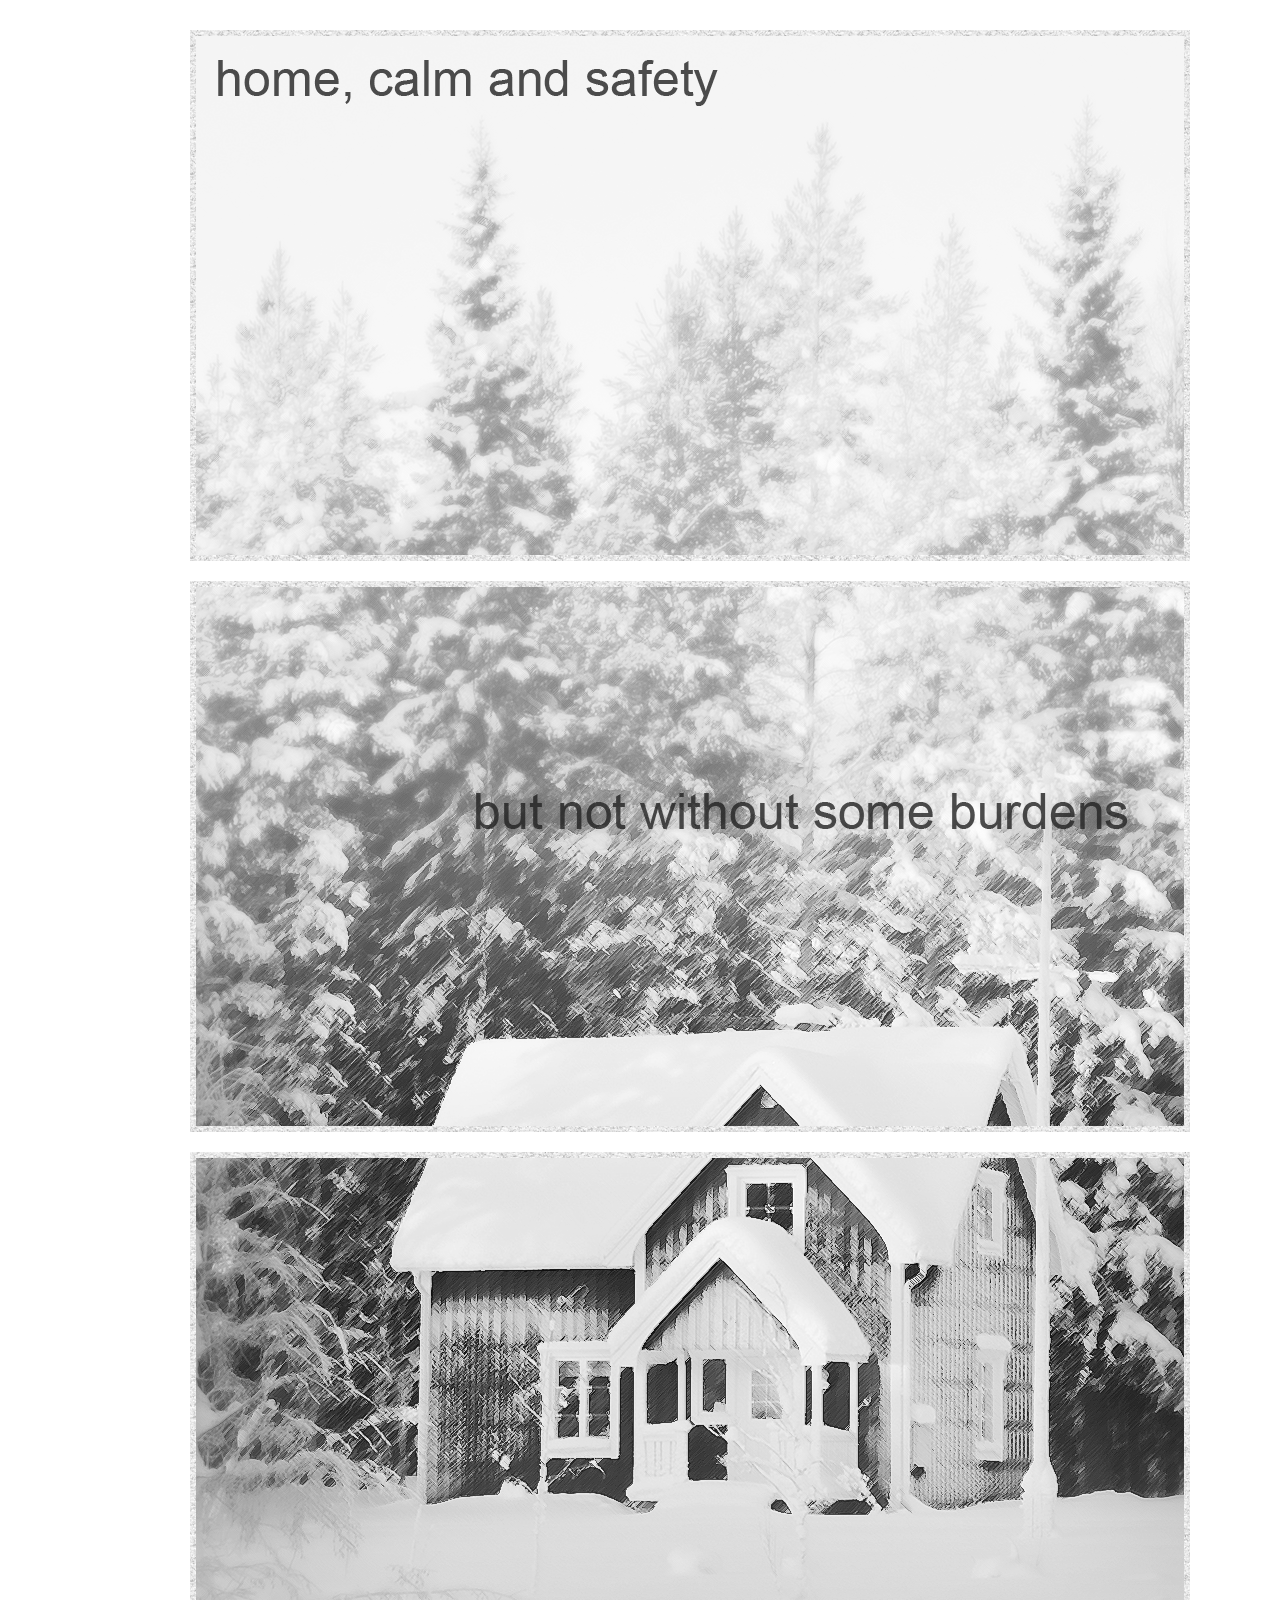
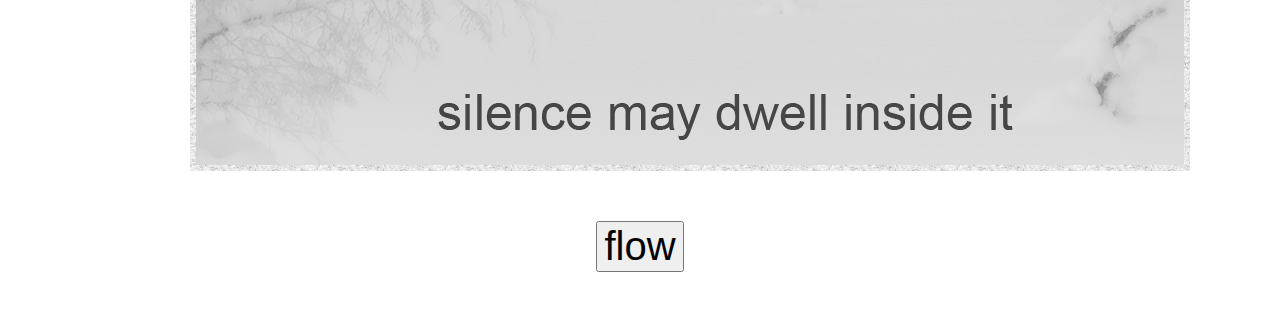
<file: haikul/haikul_book.html>
<html>
<head>
		<script src="jquery-3.4.1.js"></script>
</head>
<title>Haikul workbook</title>
<meta http-equiv="Content-Type" content="text/html; charset=utf-8">
<style>
	body {
		width: 1024px;
		margin: 0 auto;
	}
	div.page {
		margin-top: 30px;
	}
	div.haiku {
		margin: 0 auto;
		width: 900px;
		margin-bottom: 20px;
	}
	div.method {
		margin: 0 auto;
		width: 900px;
		margin-top: 10px;
		margin-bottom: 10px;
		font-size: 30px;
		display: none;
	}
	div.hidden {
		display: none;
	}
	div.flow {
		margin: 50 auto;
		text-align: center;
	}
	button {
		font-size: 30pt;
	}
</style>
</head>
<body bgcolor="#FFFFFF" leftmargin="0" topmargin="0" marginwidth="0" marginheight="0">

<div class="page" id="intro">
		<div class="haiku" id="intro_first">
				<img src="images/slice_haiku_1_01.png" width="1000" alt="">
		</div>
		<div class="method" id="intro_first">
			<img src="images/intro_text_01.png" width="1000" alt="">
		</div>
		<div class="haiku" id="intro_second">
				<img src="images/slice_haiku_1_02.png" width="1000" alt="">
		</div>
		<div class="method" id="intro_second">
				<img src="images/intro_text_02.png" width="1000" alt="">
		</div>
		<div class="haiku" id="intro_third">
				<img src="images/slice_haiku_1_03.png" width="1000" alt="">
		</div>
		<div class="method" id="intro_third">
				<img src="images/intro_text_03.png" width="1000" alt="">
		</div>
		<div class="flow">
				<button id="discover">flow</button>
		</div>
</div>
<div class="page hidden" id="discover">
		<div class="haiku" id="disc_first">
				<img src="images/slice_haiku_2_01.png" width="1000" alt="">
		</div>
		<div class="method" id="disc_first">
				<img src="images/disc_text_01.png" width="1000" alt="">
		</div>
		<div class="haiku" id="disc_second">
				<img src="images/slice_haiku_2_02.png" width="1000" alt="">
		</div>
		<div class="method" id="disc_second">
				<img src="images/disc_text_02.png" width="1000" alt="">
		</div>
		<div class="haiku" id="disc_third">
				<img src="images/slice_haiku_2_03.png" width="1000" alt="">
		</div>
		<div class="method" id="disc_third">
				<img src="images/disc_text_03.png" width="1000" alt="">
		</div>
		<div class="flow">
				<button id="define">flow</button>
		</div>
</div>
<div class="page hidden" id="define">
		<div class="haiku" id="def_first">
				<img src="images/slice_haiku_3_01.png" width="1000" alt="">
		</div>
		<div class="method" id="def_first">
				<img src="images/def_text_01.png" width="1000" alt="">
		</div>
		<div class="haiku" id="def_second">
				<img src="images/slice_haiku_3_02.png" width="1000" alt="">
		</div>
		<div class="method" id="def_second">
				<img src="images/def_text_02.png" width="1000" alt="">
		</div>
		<div class="haiku" id="def_third">
				<img src="images/slice_haiku_3_03.png" width="1000" alt="">
		</div>
		<div class="method" id="def_third">
				<img src="images/def_text_03.png" width="1000" alt="">
		</div>
		<div class="flow">
				<button id="develop">flow</button>
		</div>
</div>
<div class="page hidden" id="develop">
		<div class="haiku" id="dev_first">
				<img src="images/slice_haiku_4_01.png" width="1000" alt="">
		</div>
		<div class="method" id="dev_first">
				<img src="images/dev_text_01.png" width="1000" alt="">
		</div>
		<div class="haiku" id="dev_second">
				<img src="images/slice_haiku_4_02.png" width="1000" alt="">
		</div>
		<div class="method" id="dev_second">
				<img src="images/dev_text_02.png" width="1000" alt="">
		</div>
		<div class="haiku" id="dev_third">
				<img src="images/slice_haiku_4_03.png" width="1000" alt="">
		</div>
		<div class="method" id="dev_third">
				<img src="images/dev_text_03.png" width="1000" alt="">
		</div>
		<div class="flow">
				<button id="conclusion">flow</button>
		</div>
</div>
<div class="page hidden" id="conclusion">
		<div class="haiku" id="con_first">
				<img src="images/slice_haiku_5_01.png" width="1000" alt="">
		</div>
		<div class="method" id="con_first">
				<img src="images/con_text_01.png" width="1000" alt="">
		</div>
		<div class="haiku" id="con_second">
				<img src="images/slice_haiku_5_02.png" width="1000" alt="">
		</div>
		<div class="method" id="con_second">
				<img src="images/con_text_02.png" width="1000" alt="">
		</div>
		<div class="haiku" id="con_third">
				<img src="images/slice_haiku_5_03.png" width="1000" alt="">
		</div>
		<div class="method" id="con_third">
				<img src="images/con_text_03.png" width="1000" alt="">
		</div>
		<div class="flow">
				<button id="intro">flow</button>
		</div>
</div>



<script>
		$( ".haiku#intro_first" ).click(function() {
		  $( ".method#intro_first" ).slideToggle( "slow", function() {
			$('html, body').animate({
    			scrollTop: $(".method#intro_first").offset().top
			}, 1000);
		  } );
		});
		$( ".haiku#intro_second" ).click(function() {
		  $( ".method#intro_second" ).slideToggle( "slow", function() {
			$('html, body').animate({
    			scrollTop: $(".method#intro_second").offset().top
			}, 1000);
		  } );
		});
		$( ".haiku#intro_third" ).click(function() {
		  $( ".method#intro_third" ).slideToggle( "slow", function() {
			$('html, body').animate({
    			scrollTop: $(".method#intro_third").offset().top
			}, 1000);
		  } );
		});
		
		$( ".haiku#disc_first" ).click(function() {
		  $( ".method#disc_first" ).slideToggle( "slow", function() {
			$('html, body').animate({
    			scrollTop: $(".method#disc_first").offset().top
			}, 1000);
		  } );
		});
		$( ".haiku#disc_second" ).click(function() {
		  $( ".method#disc_second" ).slideToggle( "slow", function() {
			$('html, body').animate({
    			scrollTop: $(".method#disc_second").offset().top
			}, 1000);
		  } );
		});
		$( ".haiku#disc_third" ).click(function() {
		  $( ".method#disc_third" ).slideToggle( "slow", function() {
			$('html, body').animate({
    			scrollTop: $(".method#disc_third").offset().top
			}, 1000);
		  } );
		});

		$( ".haiku#def_first" ).click(function() {
		  $( ".method#def_first" ).slideToggle( "slow", function() {
			$('html, body').animate({
    			scrollTop: $(".method#def_first").offset().top
			}, 1000);
		  } );
		});
		$( ".haiku#def_second" ).click(function() {
		  $( ".method#def_second" ).slideToggle( "slow", function() {
			$('html, body').animate({
    			scrollTop: $(".method#def_second").offset().top
			}, 1000);
		  } );
		});
		$( ".haiku#def_third" ).click(function() {
		  $( ".method#def_third" ).slideToggle( "slow", function() {
			$('html, body').animate({
    			scrollTop: $(".method#def_third").offset().top
			}, 1000);
		  } );
		});

		$( ".haiku#dev_first" ).click(function() {
		  $( ".method#dev_first" ).slideToggle( "slow", function() {
			$('html, body').animate({
    			scrollTop: $(".method#dev_first").offset().top
			}, 1000);
		  } );
		});
		$( ".haiku#dev_second" ).click(function() {
		  $( ".method#dev_second" ).slideToggle( "slow", function() {
			$('html, body').animate({
    			scrollTop: $(".method#dev_second").offset().top
			}, 1000);
		  } );
		});
		$( ".haiku#dev_third" ).click(function() {
		  $( ".method#dev_third" ).slideToggle( "slow", function() {
			$('html, body').animate({
    			scrollTop: $(".method#dev_third").offset().top
			}, 1000);
		  } );
		});

		$( ".haiku#con_first" ).click(function() {
		  $( ".method#con_first" ).slideToggle( "slow", function() {
			$('html, body').animate({
    			scrollTop: $(".method#con_first").offset().top
			}, 1000);
		  } );
		});
		$( ".haiku#con_second" ).click(function() {
		  $( ".method#con_second" ).slideToggle( "slow", function() {
			$('html, body').animate({
    			scrollTop: $(".method#con_second").offset().top
			}, 1000);
		  } );
		});
		$( ".haiku#con_third" ).click(function() {
		  $( ".method#con_third" ).slideToggle( "slow", function() {
			$('html, body').animate({
    			scrollTop: $(".method#con_third").offset().top
			}, 1000);
		  } );
		});

		$( "button#discover" ).click(function() {
		  $( ".page#intro" ).fadeOut( "slow",function (){
			$( ".page#discover" ).fadeIn("slow");
			$('html, body').animate({
    			scrollTop: 0
			}, 1000);
		  });
		});
		$( "button#define" ).click(function() {
		  $( ".page#discover" ).fadeOut( "slow",function (){
			$( ".page#define" ).fadeIn("slow")
			$('html, body').animate({
    			scrollTop: 0
			}, 1000);
		  });
		});
		$( "button#develop" ).click(function() {
		  $( ".page#define" ).fadeOut( "slow",function (){
			$( ".page#develop" ).fadeIn("slow")
			$('html, body').animate({
    			scrollTop: 0
			}, 1000);
		  });
		});
		$( "button#conclusion" ).click(function() {
		  $( ".page#develop" ).fadeOut( "slow",function (){
			$( ".page#conclusion" ).fadeIn("slow")
			$('html, body').animate({
    			scrollTop: 0
			}, 1000);
		  });
		});
		$( "button#intro" ).click(function() {
		  $( ".page#conclusion" ).fadeOut( "slow",function (){
			$( ".page#intro" ).fadeIn("slow")
			$('html, body').animate({
    			scrollTop: 0
			}, 1000);
		  });
		});
</script>
</body>
</html>
</file>
